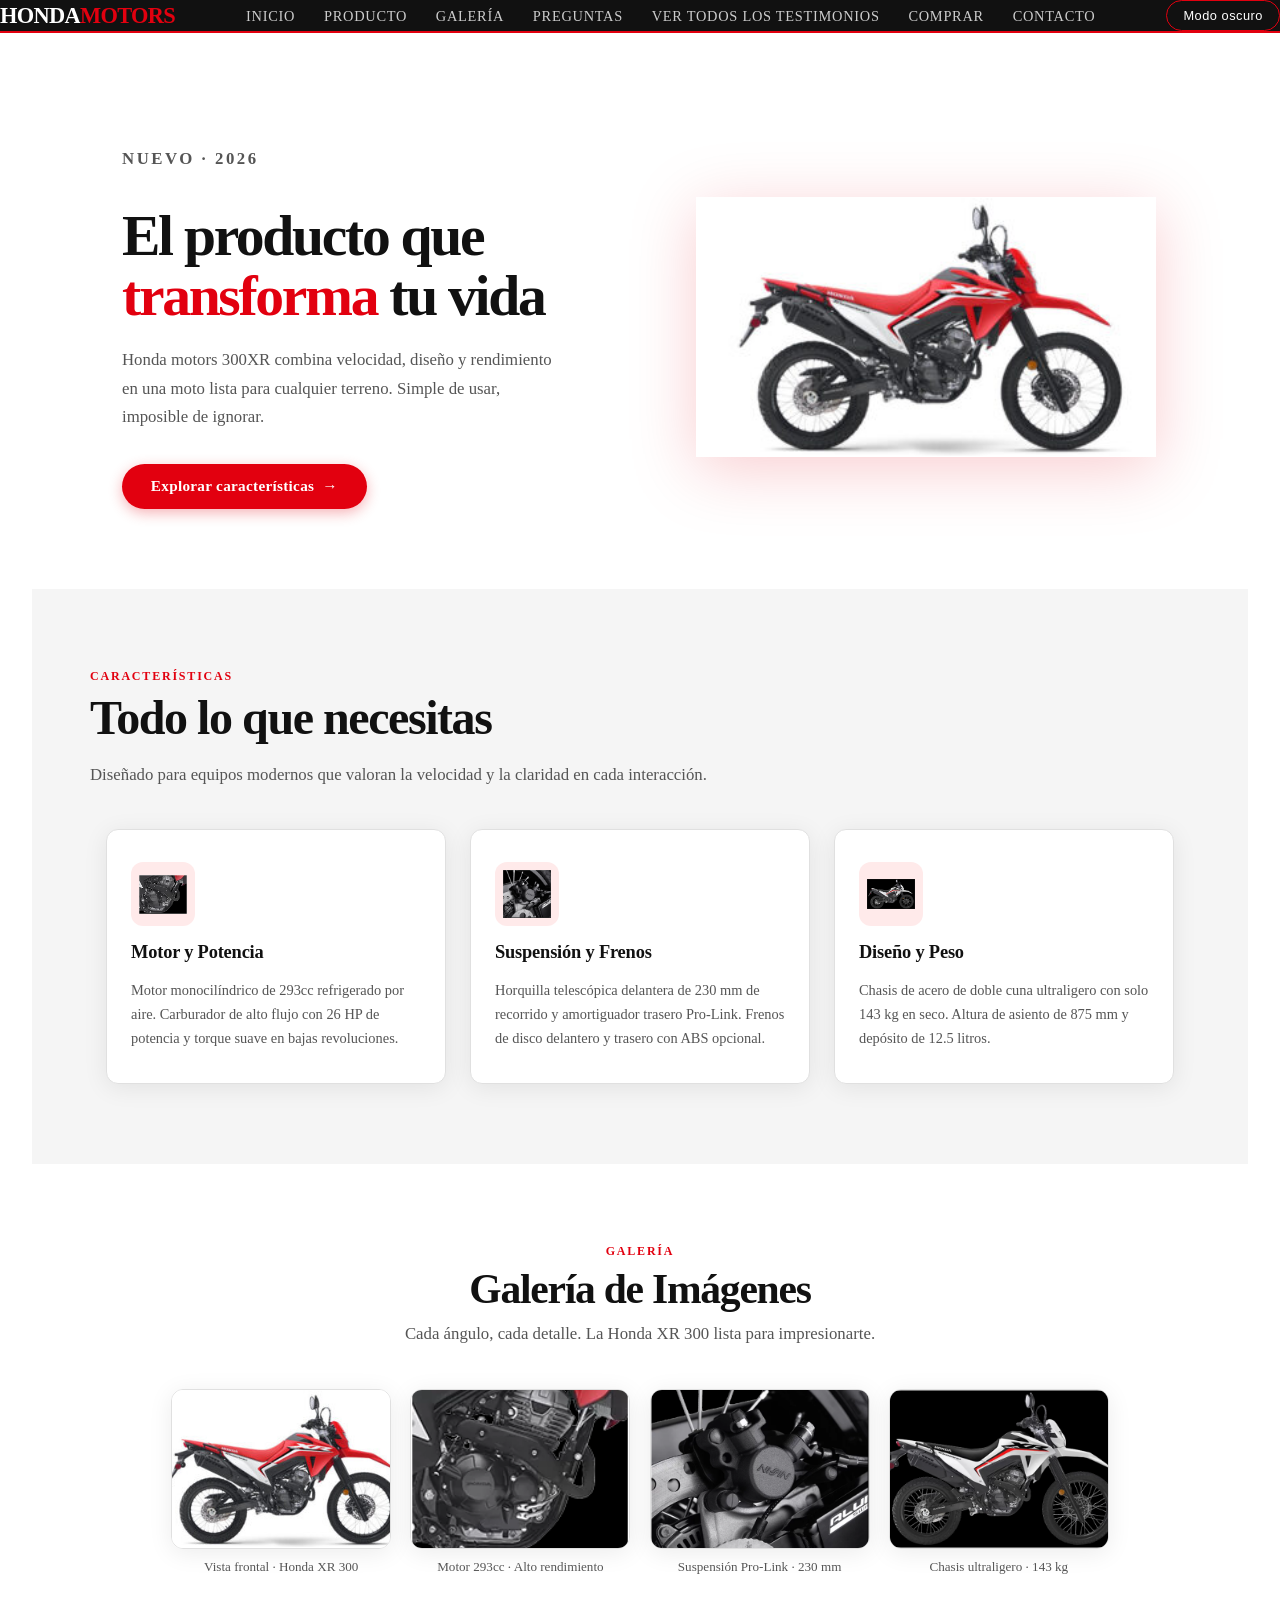
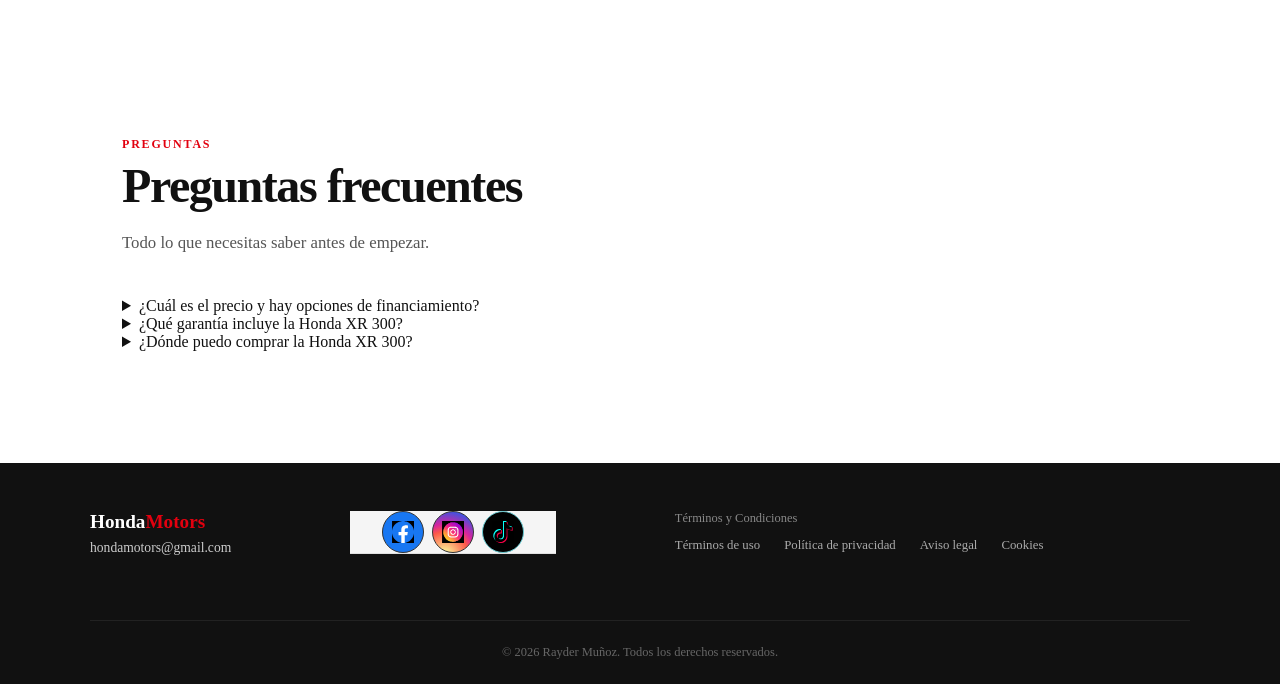
<file: index.html>
<!DOCTYPE html>
<html lang="en">
<head>
    <meta charset="UTF-8">
    <meta name="viewport" content="width=device-width, initial-scale=1.0">
    <title>Honda Motors</title>
    <link rel="icon" type="image/PNG" href="img/moto.PNG">
    <link rel="stylesheet" href="css/styles.css">
    </head>
<body class="page-index">

  <!-- ══════════════ NAVEGACIÓN ══════════════ -->
  <header>
    <nav aria-label="Navegación principal">
      <a href="#" class="nav-logo" aria-label="Honda Motors - Ir al inicio">Honda<span>Motors</span></a>
      <ul class="nav-links" role="list">
        <li><a href="#hero">Inicio</a></li>
        <li><a href="#caracteristicas">Producto</a></li>
        <li><a href="#galeria">Galería</a></li>
        <li><a href="#preguntas frecuentes">Preguntas</a></li>
        <li><a href="testimonios.html">Ver todos los testimonios</a></li>
        <li><a href="compra.html">Comprar</a></li>
        <li><a href="#contacto">Contacto</a></li>
      </ul>
      <button id="theme-toggle" aria-label="Cambiar entre modo claro y oscuro">
        <span aria-hidden="true"></span> Modo oscuro
      </button>
    </nav>
  </header>


  <main id="main-content">

    <!-- ══════════════ HERO ══════════════ -->
    <section id="hero" aria-labelledby="hero-titulo">
      <div class="hero-text">
        <p class="section-label">Nuevo · 2026</p>
        <h1 id="hero-titulo">El producto que <em>transforma</em> tu vida</h1>
        <p>Honda motors 300XR combina velocidad, diseño y rendimiento en una moto lista para cualquier terreno. Simple de usar, imposible de ignorar.</p>
        <a href="#caracteristicas" class="btn-primary" aria-label="Ver características del producto">
          Explorar características <span aria-hidden="true">→</span>
        </a>
      </div>
      <div class="hero-visual" role="img" aria-label="Ilustración decorativa del producto Honda Motors">
        <img class="imagen1" src="img/moto.PNG" width="460" height="350" alt="Honda Motors 300XR motocicleta principal">
      </div>
    </section>

    <!-- ══════════════ CARACTERÍSTICAS ══════════════ -->
    <section id="caracteristicas" aria-labelledby="features-titulo">
      <p class="section-label">Características</p>
      <h2 class="section-title" id="features-titulo">Todo lo que necesitas</h2>
      <p class="section-desc">Diseñado para equipos modernos que valoran la velocidad y la claridad en cada interacción.</p>
      <ul class="features-grid" role="list">
        <li class="feature-card fade-in">
          <div class="feature-icon" aria-hidden="true"><img src="img/moto2.PNG" alt="ícono del motor"></div>
          <h3>Motor y Potencia</h3>
          <p>Motor monocilíndrico de 293cc refrigerado por aire. Carburador de alto flujo con 26 HP de potencia y torque suave en bajas revoluciones.</p>
        </li>
        <li class="feature-card fade-in">
          <div class="feature-icon" aria-hidden="true"><img src="img/suspencion.PNG" alt="ícono de suspensión"></div>
          <h3>Suspensión y Frenos</h3>
          <p>Horquilla telescópica delantera de 230 mm de recorrido y amortiguador trasero Pro-Link. Frenos de disco delantero y trasero con ABS opcional.</p>
        </li>
        <li class="feature-card fade-in">
          <div class="feature-icon" aria-hidden="true"><img src="img/diseño.PNG" alt="ícono del diseño"></div>
          <h3>Diseño y Peso</h3>
          <p>Chasis de acero de doble cuna ultraligero con solo 143 kg en seco. Altura de asiento de 875 mm y depósito de 12.5 litros.</p>
        </li>
      </ul>
    </section>

    <!-- ══════════════ GALERÍA ══════════════ -->
    <section id="galeria" aria-labelledby="galeria-titulo">
      <p class="section-label">Galería</p>
      <h2 class="section-title" id="galeria-titulo">Galería de Imágenes</h2>
      <p class="section-desc">Cada ángulo, cada detalle. La Honda XR 300 lista para impresionarte.</p>
      <div class="galeria" role="list">
        <figure class="galeria-item fade-in" role="listitem">
          <img src="img/moto.PNG" alt="Honda XR 300 vista frontal">
          <figcaption>Vista frontal · Honda XR 300</figcaption>
        </figure>
        <figure class="galeria-item fade-in" role="listitem">
          <img src="img/moto2.PNG" alt="Motor Honda XR 300 detalle">
          <figcaption>Motor 293cc · Alto rendimiento</figcaption>
        </figure>
        <figure class="galeria-item fade-in" role="listitem">
          <img src="img/suspencion.PNG" alt="Sistema de suspensión Pro-Link">
          <figcaption>Suspensión Pro-Link · 230 mm</figcaption>
        </figure>
        <figure class="galeria-item fade-in" role="listitem">
          <img src="img/diseño.PNG" alt="Diseño y chasis de la Honda XR 300">
          <figcaption>Chasis ultraligero · 143 kg</figcaption>
        </figure>
      </div>
    </section>

    <!-- ══════════════ FAQ ══════════════ -->
    <section id="preguntas frecuentes" aria-labelledby="faq-titulo">
      <p class="section-label">Preguntas</p>
      <h2 class="section-title" id="faq-titulo">Preguntas frecuentes</h2>
      <p class="section-desc">Todo lo que necesitas saber antes de empezar.</p>
      <div class="faq-list">
        <details>
          <summary>¿Cuál es el precio y hay opciones de financiamiento?</summary>
          <p>El precio de la Honda XR 300 varía según el concesionario y el país, pero generalmente se encuentra entre <strong>$4,500 y $5,800 USD</strong>. Honda ofrece planes de financiamiento a través de sus concesionarios oficiales con cuotas mensuales accesibles, con y sin entrada inicial.</p>
        </details>
        <details>
          <summary>¿Qué garantía incluye la Honda XR 300?</summary>
          <p>La Honda XR 300 viene con una garantía oficial de fábrica de <strong>12 meses o 12,000 km</strong> (lo que ocurra primero), cubriendo defectos de fabricación en motor, transmisión y componentes eléctricos.</p>
        </details>
        <details>
          <summary>¿Dónde puedo comprar la Honda XR 300?</summary>
          <p>Puedes adquirirla en cualquier <strong>concesionario oficial Honda</strong>. Visita <a href="https://www.honda.com" target="_blank" rel="noopener noreferrer">honda.com</a> y usa el localizador de distribuidores para encontrar el punto de venta más cercano.</p>
        </details>
      </div>
    </section>

  </main>

  <!-- ══════════════ footer ══════════════ -->
  <footer id="contacto">
    <div class="footer-inner">
      <div class="footer-brand">
        <strong>Honda<span style="color:var(--accent)">Motors</span></strong>
        <p>hondamotors@gmail.com</p>
      </div>

      <nav aria-label="Redes sociales">
        <ul class="social-links" role="list">
          <li>
            <a href="https://www.facebook.com/HondaMotosPeru/" target="_blank" rel="noopener noreferrer"
               aria-label="Visitar Honda Motors en Facebook (abre en nueva pestaña)">
              <img src="img/facebook.svg" alt="Facebook">
            </a>
          </li>
          <li>
            <a href="https://www.instagram.com/hondamotosperuoficial/" target="_blank" rel="noopener noreferrer"
               aria-label="Visitar Honda Motors en Instagram (abre en nueva pestaña)">
              <img src="img/instagram.svg" width="35" height="35" alt="Instagram">
            </a>
          </li>
          <li>
            <a href="https://www.tiktok.com/@honda?lang=es" target="_blank" rel="noopener noreferrer"
               aria-label="Visitar Honda Motors en TikTok (abre en nueva pestaña)">
              <img src="img/tik-tok.svg" width="35" height="35" alt="TikTok">
            </a>
          </li>
        </ul>
      </nav>

      <!-- terminos y condiciones -->
      <div class="footer-legal" aria-label="Términos y condiciones">
        <p>Términos y Condiciones</p>
        <a href="#">Términos de uso</a>
        <a href="#">Política de privacidad</a>
        <a href="#">Aviso legal</a>
        <a href="#">Cookies</a>
      </div>

      <p class="footer-copy">© 2026 Rayder Muñoz. Todos los derechos reservados.</p>
    </div>
  </footer>

  <!-- ══════════════ Modo oscuro ══════════════ -->
  <script>
    const toggle = document.getElementById('theme-toggle');
    const html   = document.documentElement;

    const saved = localStorage.getItem('theme');
    if (saved) applyTheme(saved);

    toggle.addEventListener('click', () => {
      const current = html.getAttribute('data-theme');
      applyTheme(current === 'dark' ? 'light' : 'dark');
    });

    function applyTheme(theme) {
      html.setAttribute('data-theme', theme);
      localStorage.setItem('theme', theme);
      toggle.innerHTML = theme === 'dark'
        ? '<span aria-hidden="true"></span> Modo claro'
        : '<span aria-hidden="true"></span> Modo oscuro';
    }
  </script>

</body>
</html>
</file>
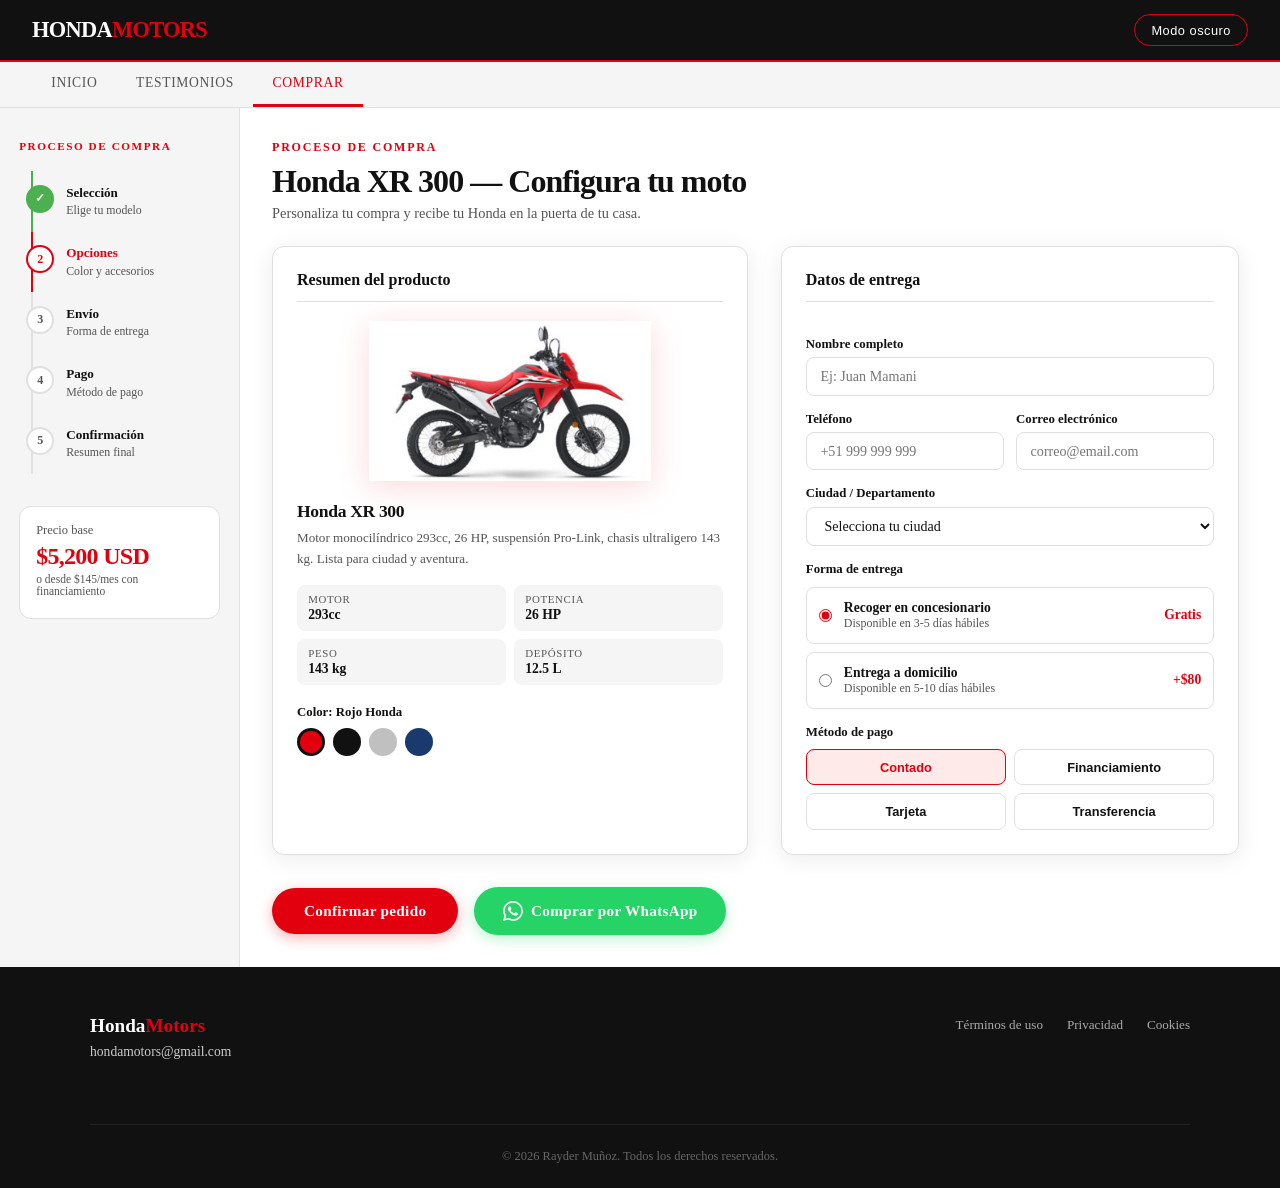
<file: compra.html>
<!DOCTYPE html>
<html lang="es">
<head>
  <meta charset="UTF-8">
  <meta name="viewport" content="width=device-width, initial-scale=1.0">
  <title>Compra — Honda Motors</title>
  <link rel="icon" type="image/PNG" href="img/moto.PNG">
  <link rel="stylesheet" href="css/styles.css">
</head>
<body class="page-sidebar">

  <header>
    <div class="header-inner">
      <a href="index.html" class="nav-logo" aria-label="Honda Motors - Ir al inicio">Honda<span>Motors</span></a>
      <button id="theme-toggle" aria-label="Cambiar entre modo claro y oscuro">
        <span aria-hidden="true"></span> Modo oscuro
      </button>
    </div>
  </header>

  <nav aria-label="Navegación principal">
    <ul class="nav-links" role="list">
      <li><a href="index.html">Inicio</a></li>
      <li><a href="testimonios.html">Testimonios</a></li>
      <li><a href="compra.html" class="active" aria-current="page">Comprar</a></li>
    </ul>
  </nav>

  <!-- ══════════════ Pasos para compra ══════════════ -->
  <aside aria-label="Pasos del proceso de compra">
    <p class="sidebar-title">Proceso de compra</p>

    <ol class="steps-list" aria-label="Pasos de compra">
      <li class="step-item done" aria-label="Paso 1 completado: Selección">
        <div class="step-num" aria-hidden="true">✓</div>
        <div class="step-info">
          <span class="step-label">Selección</span>
          <span class="step-desc">Elige tu modelo</span>
        </div>
      </li>
      <li class="step-item active" aria-label="Paso 2 actual: Opciones">
        <div class="step-num" aria-hidden="true">2</div>
        <div class="step-info">
          <span class="step-label">Opciones</span>
          <span class="step-desc">Color y accesorios</span>
        </div>
      </li>
      <li class="step-item" aria-label="Paso 3 pendiente: Envío">
        <div class="step-num" aria-hidden="true">3</div>
        <div class="step-info">
          <span class="step-label">Envío</span>
          <span class="step-desc">Forma de entrega</span>
        </div>
      </li>
      <li class="step-item" aria-label="Paso 4 pendiente: Pago">
        <div class="step-num" aria-hidden="true">4</div>
        <div class="step-info">
          <span class="step-label">Pago</span>
          <span class="step-desc">Método de pago</span>
        </div>
      </li>
      <li class="step-item" aria-label="Paso 5 pendiente: Confirmación">
        <div class="step-num" aria-hidden="true">5</div>
        <div class="step-info">
          <span class="step-label">Confirmación</span>
          <span class="step-desc">Resumen final</span>
        </div>
      </li>
    </ol>

    <div class="sidebar-price" aria-label="Resumen de precio">
      <p>Precio base</p>
      <div class="price-val" id="precio-display">$5,200 USD</div>
      <p class="price-sub">o desde $145/mes con financiamiento</p>
    </div>
  </aside>

  <!-- ══════════════ main ══════════════ -->
  <main id="main-content">
    <p class="section-label">Proceso de compra</p>
    <h1 style="font-size:clamp(1.6rem,3vw,2rem);font-weight:800;letter-spacing:-0.03em;margin-bottom:0.3rem;">
      Honda XR 300 — Configura tu moto
    </h1>
    <p style="color:var(--text-muted);font-size:0.9rem;margin-bottom:0;">
      Personaliza tu compra y recibe tu Honda en la puerta de tu casa.
    </p>

    <div class="compra-grid">

      <!-- Resumen del producto -->
      <section class="producto-card" aria-labelledby="producto-titulo">
        <h2 id="producto-titulo">Resumen del producto</h2>

        <img class="producto-img" src="img/moto.PNG" alt="Honda XR 300 motocicleta">

        <p class="producto-nombre">Honda XR 300</p>
        <p class="producto-desc">Motor monocilíndrico 293cc, 26 HP, suspensión Pro-Link, chasis ultraligero 143 kg. Lista para ciudad y aventura.</p>

        <dl class="producto-specs">
          <div class="spec-item">
            <dt>Motor</dt>
            <dd>293cc</dd>
          </div>
          <div class="spec-item">
            <dt>Potencia</dt>
            <dd>26 HP</dd>
          </div>
          <div class="spec-item">
            <dt>Peso</dt>
            <dd>143 kg</dd>
          </div>
          <div class="spec-item">
            <dt>Depósito</dt>
            <dd>12.5 L</dd>
          </div>
        </dl>

        <!-- Selector de color -->
        <div class="color-selector">
          <label id="color-label">Color: <strong id="color-nombre">Rojo Honda</strong></label>
          <div class="color-options" role="group" aria-labelledby="color-label">
            <button class="color-btn selected" style="background:#e2000f;" data-color="Rojo Honda"  aria-label="Rojo Honda"  title="Rojo Honda"></button>
            <button class="color-btn"          style="background:#111111;" data-color="Negro Mate"  aria-label="Negro Mate"  title="Negro Mate"></button>
            <button class="color-btn"          style="background:#c0c0c0;" data-color="Gris Plata"  aria-label="Gris Plata"  title="Gris Plata"></button>
            <button class="color-btn"          style="background:#1a3a6e;" data-color="Azul Marino" aria-label="Azul Marino" title="Azul Marino"></button>
          </div>
        </div>
      </section>

      <!-- Formulario de compra -->
      <section class="form-card" aria-labelledby="form-titulo">
        <h2 id="form-titulo">Datos de entrega</h2>

        <div class="form-group">
          <label for="nombre">Nombre completo</label>
          <input type="text" id="nombre" name="nombre" placeholder="Ej: Juan Mamani" autocomplete="name" required>
        </div>

        <div class="form-row">
          <div class="form-group">
            <label for="telefono">Teléfono</label>
            <input type="tel" id="telefono" name="telefono" placeholder="+51 999 999 999" autocomplete="tel">
          </div>
          <div class="form-group">
            <label for="email">Correo electrónico</label>
            <input type="email" id="email" name="email" placeholder="correo@email.com" autocomplete="email">
          </div>
        </div>

        <div class="form-group">
          <label for="ciudad">Ciudad / Departamento</label>
          <select id="ciudad" name="ciudad">
            <option value="">Selecciona tu ciudad</option>
            <option value="Lima">Lima</option>
            <option value="Cusco">Cusco</option>
            <option value="Arequipa">Arequipa</option>
            <option value="Trujillo">Trujillo</option>
            <option value="Puno">Puno</option>
            <option value="Huancayo">Huancayo</option>
            <option value="Otra">Otra ciudad</option>
          </select>
        </div>

        <!-- Opciones de envío -->
        <fieldset style="border:none;">
          <legend style="font-size:0.8rem;font-weight:700;margin-bottom:0.6rem;">Forma de entrega</legend>
          <div class="envio-options" id="envio-options" role="radiogroup" aria-label="Opciones de envío">
            <label class="envio-option">
              <input type="radio" name="envio" value="concesionario" checked aria-label="Recoger en concesionario">
              <div class="envio-option-info">
                <span class="envio-option-label">Recoger en concesionario</span>
                <span class="envio-option-desc">Disponible en 3-5 días hábiles</span>
              </div>
              <span class="envio-option-price">Gratis</span>
            </label>
            <label class="envio-option">
              <input type="radio" name="envio" value="domicilio" aria-label="Entrega a domicilio">
              <div class="envio-option-info">
                <span class="envio-option-label">Entrega a domicilio</span>
                <span class="envio-option-desc">Disponible en 5-10 días hábiles</span>
              </div>
              <span class="envio-option-price">+$80</span>
            </label>
          </div>
        </fieldset>

        <!-- Método de pago -->
        <fieldset style="border:none;">
          <legend style="font-size:0.8rem;font-weight:700;margin-bottom:0.6rem;">Método de pago</legend>
          <div class="pago-options" id="pago-options" role="group" aria-label="Métodos de pago">
            <button type="button" class="pago-btn selected" data-pago="Contado"           aria-pressed="true">Contado</button>
            <button type="button" class="pago-btn"          data-pago="Financiamiento"     aria-pressed="false">Financiamiento</button>
            <button type="button" class="pago-btn"          data-pago="Tarjeta de crédito" aria-pressed="false">Tarjeta</button>
            <button type="button" class="pago-btn"          data-pago="Transferencia"      aria-pressed="false">Transferencia</button>
          </div>
        </fieldset>
      </section>

      <!-- Botones de accion -->
      <div class="acciones">
        <button type="button" class="btn-comprar"
          onclick="alert('¡Solicitud enviada! Nos contactaremos contigo pronto.')">
          Confirmar pedido 
        </button>

        <!-- Botón WhatsApp con mensaje dinámico -->
        <a id="btn-whatsapp" href="#" target="_blank" rel="noopener noreferrer"
           class="btn-whatsapp" aria-label="Comprar por WhatsApp">
          <svg viewBox="0 0 24 24" aria-hidden="true">
            <path d="M17.472 14.382c-.297-.149-1.758-.867-2.03-.967-.273-.099-.471-.148-.67.15-.197.297-.767.966-.94 1.164-.173.199-.347.223-.644.075-.297-.15-1.255-.463-2.39-1.475-.883-.788-1.48-1.761-1.653-2.059-.173-.297-.018-.458.13-.606.134-.133.298-.347.446-.52.149-.174.198-.298.298-.497.099-.198.05-.371-.025-.52-.075-.149-.669-1.612-.916-2.207-.242-.579-.487-.5-.669-.51-.173-.008-.371-.01-.57-.01-.198 0-.52.074-.792.372-.272.297-1.04 1.016-1.04 2.479 0 1.462 1.065 2.875 1.213 3.074.149.198 2.096 3.2 5.077 4.487.709.306 1.262.489 1.694.625.712.227 1.36.195 1.871.118.571-.085 1.758-.719 2.006-1.413.248-.694.248-1.289.173-1.413-.074-.124-.272-.198-.57-.347m-5.421 7.403h-.004a9.87 9.87 0 01-5.031-1.378l-.361-.214-3.741.982.998-3.648-.235-.374a9.86 9.86 0 01-1.51-5.26c.001-5.45 4.436-9.884 9.888-9.884 2.64 0 5.122 1.03 6.988 2.898a9.825 9.825 0 012.893 6.994c-.003 5.45-4.437 9.884-9.885 9.884m8.413-18.297A11.815 11.815 0 0012.05 0C5.495 0 .16 5.335.157 11.892c0 2.096.547 4.142 1.588 5.945L.057 24l6.305-1.654a11.882 11.882 0 005.683 1.448h.005c6.554 0 11.89-5.335 11.893-11.893a11.821 11.821 0 00-3.48-8.413z"/>
          </svg>
          Comprar por WhatsApp
        </a>

      </div>

    </div>
  </main>

  <!-- ══════════════ Footer ══════════════ -->
  <footer id="contacto">
    <div class="footer-inner">
      <div class="footer-brand">
        <strong>Honda<span style="color:var(--accent)">Motors</span></strong>
        <p>hondamotors@gmail.com</p>
      </div>
      <ul class="footer-links" role="list" aria-label="Enlaces legales">
        <li><a href="#">Términos de uso</a></li>
        <li><a href="#">Privacidad</a></li>
        <li><a href="#">Cookies</a></li>
      </ul>
      <p class="footer-copy">© 2026 Rayder Muñoz. Todos los derechos reservados.</p>
    </div>
  </footer>

  <!-- ══════════════ scripts ══════════════ -->
  <script>
    /* ── Modo oscuro ── */
    const toggle = document.getElementById('theme-toggle');
    const html   = document.documentElement;
    const saved  = localStorage.getItem('theme');
    if (saved) applyTheme(saved);

    toggle.addEventListener('click', () => {
      applyTheme(html.getAttribute('data-theme') === 'dark' ? 'light' : 'dark');
    });

    function applyTheme(theme) {
      html.setAttribute('data-theme', theme);
      localStorage.setItem('theme', theme);
      toggle.innerHTML = theme === 'dark'
        ? '<span aria-hidden="true"></span> Modo claro'
        : '<span aria-hidden="true"></span> Modo oscuro';
    }

    /* ── Estado de la compra ── */
    let selectedColor = 'Rojo Honda';
    let selectedEnvio = 'Recogida en concesionario';
    let selectedPago  = 'Contado';

    /* ── Selector de color ── */
    document.querySelectorAll('.color-btn').forEach(btn => {
      btn.addEventListener('click', () => {
        document.querySelectorAll('.color-btn').forEach(b => b.classList.remove('selected'));
        btn.classList.add('selected');
        selectedColor = btn.dataset.color;
        document.getElementById('color-nombre').textContent = selectedColor;
        updateWhatsApp();
      });
    });

    /* ── Selector de envío ── */
    document.querySelectorAll('input[name="envio"]').forEach(radio => {
      radio.addEventListener('change', () => {
        selectedEnvio = radio.value === 'domicilio'
          ? 'Entrega a domicilio (+$80)'
          : 'Recogida en concesionario';
        updateWhatsApp();
      });
    });

    /* ── Selector de pago ── */
    document.querySelectorAll('.pago-btn').forEach(btn => {
      btn.addEventListener('click', () => {
        document.querySelectorAll('.pago-btn').forEach(b => {
          b.classList.remove('selected');
          b.setAttribute('aria-pressed', 'false');
        });
        btn.classList.add('selected');
        btn.setAttribute('aria-pressed', 'true');
        selectedPago = btn.dataset.pago;
        updateWhatsApp();
      });
    });

    /* ── Actualizar enlace WhatsApp con mensaje dinámico ── */
    function updateWhatsApp() {
      const nombre  = document.getElementById('nombre').value.trim() || 'cliente';
      const ciudad  = document.getElementById('ciudad').value || 'sin especificar';
      const mensaje = `Hola, soy ${nombre} de ${ciudad}. Me interesa la Honda XR 300 en color ${selectedColor}. Envío: ${selectedEnvio}. Pago: ${selectedPago}.`;
      document.getElementById('btn-whatsapp').href =
        `https://wa.me/51999999999?text=${encodeURIComponent(mensaje)}`;
    }

    /* ── Escuchar cambios en nombre y ciudad ── */
    ['nombre', 'ciudad'].forEach(id => {
      document.getElementById(id).addEventListener('input', updateWhatsApp);
    });

    /* ── Inicializar enlace WhatsApp ── */
    updateWhatsApp();
  </script>

</body>
</html>
</file>
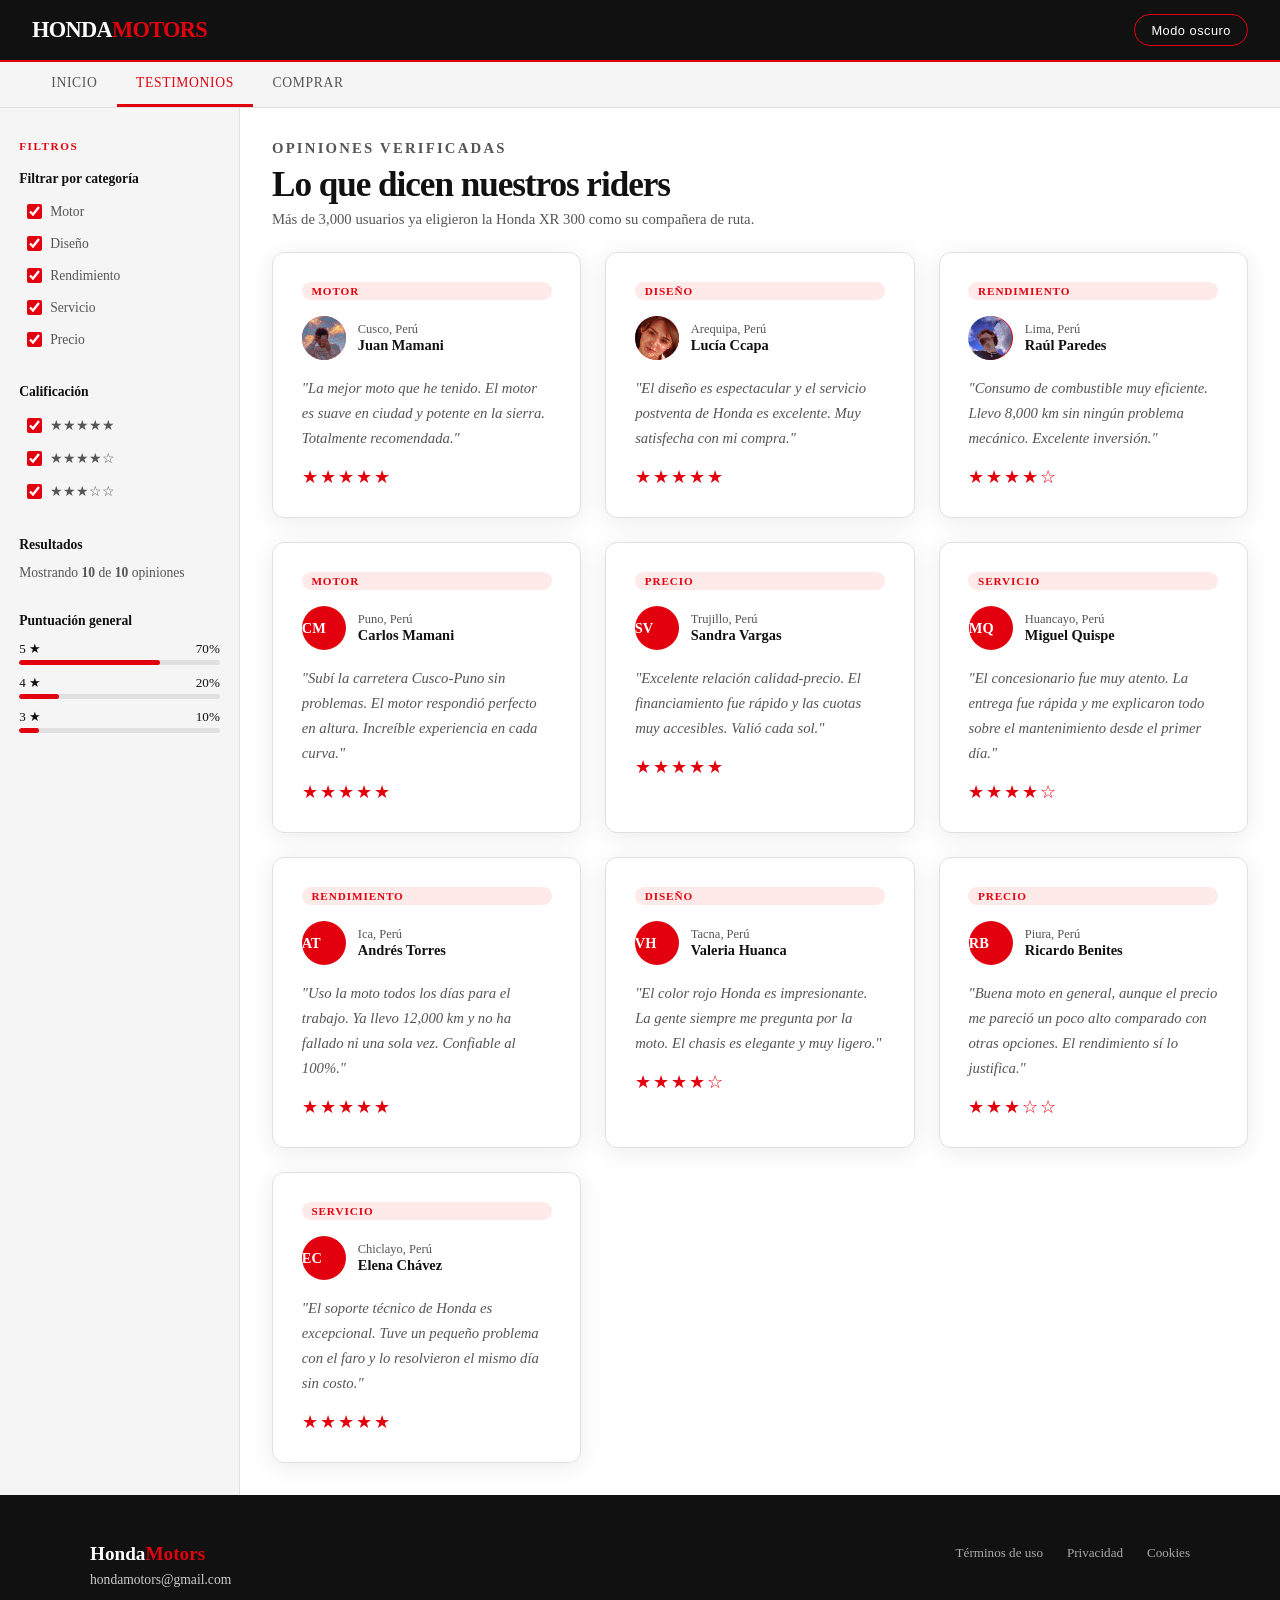
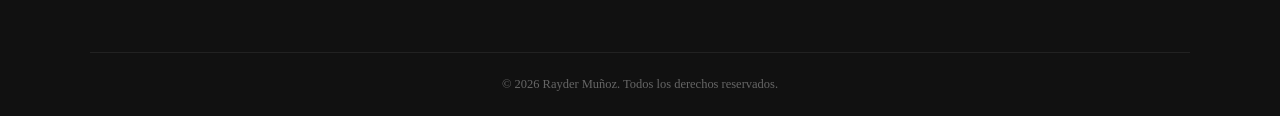
<file: testimonios.html>
<!DOCTYPE html>
<html lang="es">
<head>
  <meta charset="UTF-8">
  <meta name="viewport" content="width=device-width, initial-scale=1.0">
  <title>Testimonios — Honda Motors</title>
  <link rel="icon" type="image/PNG" href="img/moto.PNG">
  <link rel="stylesheet" href="css/styles.css">
</head>
<body class="page-sidebar">

  <header>
    <div class="header-inner">
      <a href="index.html" class="nav-logo" aria-label="Honda Motors - Ir al inicio">Honda<span>Motors</span></a>
      <button id="theme-toggle" aria-label="Cambiar entre modo claro y oscuro">
        <span aria-hidden="true"></span> Modo oscuro
      </button>
    </div>
  </header>

  <nav aria-label="Navegación principal">
    <ul class="nav-links" role="list">
      <li><a href="index.html">Inicio</a></li>
      <li><a href="testimonios.html" class="active" aria-current="page">Testimonios</a></li>
      <li><a href="compra.html">Comprar</a></li>
    </ul>
  </nav>

  <aside aria-label="Filtros de testimonios">
    <p class="sidebar-title">Filtros</p>

    <!-- Filtrar por categoría -->
    <div class="sidebar-section">
      <h3>Filtrar por categoría</h3>
      <ul class="filter-list" role="list" aria-label="Filtros por categoría">
        <li><label><input type="checkbox" class="filtro-categoria" value="Motor"       checked aria-label="Filtrar por Motor">       Motor</label></li>
        <li><label><input type="checkbox" class="filtro-categoria" value="Diseño"      checked aria-label="Filtrar por Diseño">      Diseño</label></li>
        <li><label><input type="checkbox" class="filtro-categoria" value="Rendimiento" checked aria-label="Filtrar por Rendimiento"> Rendimiento</label></li>
        <li><label><input type="checkbox" class="filtro-categoria" value="Servicio"    checked aria-label="Filtrar por Servicio">    Servicio</label></li>
        <li><label><input type="checkbox" class="filtro-categoria" value="Precio"      checked aria-label="Filtrar por Precio">      Precio</label></li>
      </ul>
    </div>

    <!-- Filtrar por Calificación -->
    <div class="sidebar-section">
      <h3>Calificación</h3>
      <ul class="filter-list" role="list" aria-label="Filtros por calificación">
        <li><label><input type="checkbox" class="filtro-estrellas" value="5" checked aria-label="5 estrellas"> ★★★★★</label></li>
        <li><label><input type="checkbox" class="filtro-estrellas" value="4" checked aria-label="4 estrellas"> ★★★★☆</label></li>
        <li><label><input type="checkbox" class="filtro-estrellas" value="3" checked aria-label="3 estrellas"> ★★★☆☆</label></li>
      </ul>
    </div>

    <!-- Contador de resultados -->
    <div class="sidebar-section">
      <h3>Resultados</h3>
      <p id="contador-resultados" style="font-size:0.85rem;color:var(--text-muted);">
        Mostrando <strong id="num-visibles">10</strong> de <strong>10</strong> opiniones
      </p>
    </div>

    <!-- Distribucion de puntuacion -->
    <div class="sidebar-section">
      <h3>Puntuación general</h3>
      <div class="sidebar-stat" aria-label="Distribución de calificaciones">
        <div>
          <div class="stat-row"><span>5 ★</span><span>70%</span></div>
          <div class="stat-bar-wrap"><div class="stat-bar" style="width:70%" role="presentation"></div></div>
        </div>
        <div>
          <div class="stat-row"><span>4 ★</span><span>20%</span></div>
          <div class="stat-bar-wrap"><div class="stat-bar" style="width:20%" role="presentation"></div></div>
        </div>
        <div>
          <div class="stat-row"><span>3 ★</span><span>10%</span></div>
          <div class="stat-bar-wrap"><div class="stat-bar" style="width:10%" role="presentation"></div></div>
        </div>
      </div>
    </div>
  </aside>

  <!-- ══════════════ Main ══════════════ -->
  <main id="main-content">
    <div class="main-header">
      <p class="section-label">Opiniones verificadas</p>
      <h1>Lo que dicen nuestros riders</h1>
      <p>Más de 3,000 usuarios ya eligieron la Honda XR 300 como su compañera de ruta.</p>
    </div>

    <!-- Mensaje cuando no hay resultados -->
    <div id="sin-resultados" style="display:none; padding:2rem; text-align:center; color:var(--text-muted); font-size:0.95rem;">
      Seleccione un filtro.
    </div>

    <div class="testimonios-grid is-grid" id="grid-testimonios" role="list">

      <!-- 1 -->
      <article class="testimonio-card fade-in"
               data-categoria="Motor" data-estrellas="5" role="listitem">
        <span class="testimonio-badge">Motor</span>
        <div class="testimonio-stars" aria-label="5 de 5 estrellas">★★★★★</div>
        <p class="testimonio-texto">"La mejor moto que he tenido. El motor es suave en ciudad y potente en la sierra. Totalmente recomendada."</p>
        <div class="testimonio-autor">
          <div class="testimonio-avatar" aria-hidden="true">
            <img src="img/comen1.svg" alt="foto de Juan Mamani">
          </div>
          <div>
            <p class="testimonio-nombre">Juan Mamani</p>
            <p class="testimonio-lugar">Cusco, Perú</p>
          </div>
        </div>
      </article>

      <!-- 2 -->
      <article class="testimonio-card fade-in"
               data-categoria="Diseño" data-estrellas="5" role="listitem">
        <span class="testimonio-badge">Diseño</span>
        <div class="testimonio-stars" aria-label="5 de 5 estrellas">★★★★★</div>
        <p class="testimonio-texto">"El diseño es espectacular y el servicio postventa de Honda es excelente. Muy satisfecha con mi compra."</p>
        <div class="testimonio-autor">
          <div class="testimonio-avatar" aria-hidden="true">
            <img src="img/comen2.svg" alt="foto de Lucía Ccapa">
          </div>
          <div>
            <p class="testimonio-nombre">Lucía Ccapa</p>
            <p class="testimonio-lugar">Arequipa, Perú</p>
          </div>
        </div>
      </article>

      <!-- 3 -->
      <article class="testimonio-card fade-in"
               data-categoria="Rendimiento" data-estrellas="4" role="listitem">
        <span class="testimonio-badge">Rendimiento</span>
        <div class="testimonio-stars" aria-label="4 de 5 estrellas">★★★★☆</div>
        <p class="testimonio-texto">"Consumo de combustible muy eficiente. Llevo 8,000 km sin ningún problema mecánico. Excelente inversión."</p>
        <div class="testimonio-autor">
          <div class="testimonio-avatar" aria-hidden="true">
            <img src="img/comen1 (2).svg" alt="foto de Raúl Paredes">
          </div>
          <div>
            <p class="testimonio-nombre">Raúl Paredes</p>
            <p class="testimonio-lugar">Lima, Perú</p>
          </div>
        </div>
      </article>

      <!-- 4 -->
      <article class="testimonio-card fade-in"
               data-categoria="Motor" data-estrellas="5" role="listitem">
        <span class="testimonio-badge">Motor</span>
        <div class="testimonio-stars" aria-label="5 de 5 estrellas">★★★★★</div>
        <p class="testimonio-texto">"Subí la carretera Cusco-Puno sin problemas. El motor respondió perfecto en altura. Increíble experiencia en cada curva."</p>
        <div class="testimonio-autor">
          <div class="testimonio-avatar" aria-hidden="true">CM</div>
          <div>
            <p class="testimonio-nombre">Carlos Mamani</p>
            <p class="testimonio-lugar">Puno, Perú</p>
          </div>
        </div>
      </article>

      <!-- 5 -->
      <article class="testimonio-card fade-in"
               data-categoria="Precio" data-estrellas="5" role="listitem">
        <span class="testimonio-badge">Precio</span>
        <div class="testimonio-stars" aria-label="5 de 5 estrellas">★★★★★</div>
        <p class="testimonio-texto">"Excelente relación calidad-precio. El financiamiento fue rápido y las cuotas muy accesibles. Valió cada sol."</p>
        <div class="testimonio-autor">
          <div class="testimonio-avatar" aria-hidden="true">SV</div>
          <div>
            <p class="testimonio-nombre">Sandra Vargas</p>
            <p class="testimonio-lugar">Trujillo, Perú</p>
          </div>
        </div>
      </article>

      <!-- 6 -->
      <article class="testimonio-card fade-in"
               data-categoria="Servicio" data-estrellas="4" role="listitem">
        <span class="testimonio-badge">Servicio</span>
        <div class="testimonio-stars" aria-label="4 de 5 estrellas">★★★★☆</div>
        <p class="testimonio-texto">"El concesionario fue muy atento. La entrega fue rápida y me explicaron todo sobre el mantenimiento desde el primer día."</p>
        <div class="testimonio-autor">
          <div class="testimonio-avatar" aria-hidden="true">MQ</div>
          <div>
            <p class="testimonio-nombre">Miguel Quispe</p>
            <p class="testimonio-lugar">Huancayo, Perú</p>
          </div>
        </div>
      </article>

      <!-- 7 -->
      <article class="testimonio-card fade-in"
               data-categoria="Rendimiento" data-estrellas="5" role="listitem">
        <span class="testimonio-badge">Rendimiento</span>
        <div class="testimonio-stars" aria-label="5 de 5 estrellas">★★★★★</div>
        <p class="testimonio-texto">"Uso la moto todos los días para el trabajo. Ya llevo 12,000 km y no ha fallado ni una sola vez. Confiable al 100%."</p>
        <div class="testimonio-autor">
          <div class="testimonio-avatar" aria-hidden="true">AT</div>
          <div>
            <p class="testimonio-nombre">Andrés Torres</p>
            <p class="testimonio-lugar">Ica, Perú</p>
          </div>
        </div>
      </article>

      <!-- 8 -->
      <article class="testimonio-card fade-in"
               data-categoria="Diseño" data-estrellas="4" role="listitem">
        <span class="testimonio-badge">Diseño</span>
        <div class="testimonio-stars" aria-label="4 de 5 estrellas">★★★★☆</div>
        <p class="testimonio-texto">"El color rojo Honda es impresionante. La gente siempre me pregunta por la moto. El chasis es elegante y muy ligero."</p>
        <div class="testimonio-autor">
          <div class="testimonio-avatar" aria-hidden="true">VH</div>
          <div>
            <p class="testimonio-nombre">Valeria Huanca</p>
            <p class="testimonio-lugar">Tacna, Perú</p>
          </div>
        </div>
      </article>

      <!-- 9 -->
      <article class="testimonio-card fade-in"
               data-categoria="Precio" data-estrellas="3" role="listitem">
        <span class="testimonio-badge">Precio</span>
        <div class="testimonio-stars" aria-label="3 de 5 estrellas">★★★☆☆</div>
        <p class="testimonio-texto">"Buena moto en general, aunque el precio me pareció un poco alto comparado con otras opciones. El rendimiento sí lo justifica."</p>
        <div class="testimonio-autor">
          <div class="testimonio-avatar" aria-hidden="true">RB</div>
          <div>
            <p class="testimonio-nombre">Ricardo Benites</p>
            <p class="testimonio-lugar">Piura, Perú</p>
          </div>
        </div>
      </article>

      <!-- 10 -->
      <article class="testimonio-card fade-in"
               data-categoria="Servicio" data-estrellas="5" role="listitem">
        <span class="testimonio-badge">Servicio</span>
        <div class="testimonio-stars" aria-label="5 de 5 estrellas">★★★★★</div>
        <p class="testimonio-texto">"El soporte técnico de Honda es excepcional. Tuve un pequeño problema con el faro y lo resolvieron el mismo día sin costo."</p>
        <div class="testimonio-autor">
          <div class="testimonio-avatar" aria-hidden="true">EC</div>
          <div>
            <p class="testimonio-nombre">Elena Chávez</p>
            <p class="testimonio-lugar">Chiclayo, Perú</p>
          </div>
        </div>
      </article>

    </div>
  </main>

  <!-- ══════════════ footer ══════════════ -->
  <footer id="contacto">
    <div class="footer-inner">
      <div class="footer-brand">
        <strong>Honda<span style="color:var(--accent)">Motors</span></strong>
        <p>hondamotors@gmail.com</p>
      </div>
      <ul class="footer-links" role="list" aria-label="Enlaces legales">
        <li><a href="#">Términos de uso</a></li>
        <li><a href="#">Privacidad</a></li>
        <li><a href="#">Cookies</a></li>
      </ul>
      <p class="footer-copy">© 2026 Rayder Muñoz. Todos los derechos reservados.</p>
    </div>
  </footer>

  <!-- ══════════════ scripts ══════════════ -->
  <script>
    /* ── Modo oscuro ── */
    const toggle = document.getElementById('theme-toggle');
    const html   = document.documentElement;
    const saved  = localStorage.getItem('theme');
    if (saved) applyTheme(saved);

    toggle.addEventListener('click', () => {
      applyTheme(html.getAttribute('data-theme') === 'dark' ? 'light' : 'dark');
    });

    function applyTheme(theme) {
      html.setAttribute('data-theme', theme);
      localStorage.setItem('theme', theme);
      toggle.innerHTML = theme === 'dark'
        ? '<span aria-hidden="true"></span> Modo claro'
        : '<span aria-hidden="true"></span> Modo oscuro';
    }

    /* ══════════════ FILTROS ══════════════ */
    const cards         = document.querySelectorAll('.testimonio-card');
    const checksCat     = document.querySelectorAll('.filtro-categoria');
    const checksEst     = document.querySelectorAll('.filtro-estrellas');
    const numVisibles   = document.getElementById('num-visibles');
    const sinResultados = document.getElementById('sin-resultados');
    const grid          = document.getElementById('grid-testimonios');

    function aplicarFiltros() {
      // Categorías activas
      const catActivas = Array.from(checksCat)
        .filter(c => c.checked)
        .map(c => c.value);

      // Estrellas activas
      const estActivas = Array.from(checksEst)
        .filter(c => c.checked)
        .map(c => c.value);

      let visibles = 0;

      cards.forEach(card => {
        const cat = card.dataset.categoria;
        const est = card.dataset.estrellas;

        const mostrar = catActivas.includes(cat) && estActivas.includes(est);

        if (mostrar) {
          card.style.display = '';
          visibles++;
        } else {
          card.style.display = 'none';
        }
      });

      // Actualizar contador
      numVisibles.textContent = visibles;

      // Mostrar mensaje si no hay resultados
      sinResultados.style.display = visibles === 0 ? 'block' : 'none';
      grid.style.display          = visibles === 0 ? 'none'  : '';
    }

    // Escuchar cambios en todos los checkboxes
    checksCat.forEach(c => c.addEventListener('change', aplicarFiltros));
    checksEst.forEach(c => c.addEventListener('change', aplicarFiltros));

    // Aplicar al cargar la página
    aplicarFiltros();
  </script>

</body>
</html>
</file>
<file: css/styles.css>
/* ════════════════════════════════════════════════════
   styles.css — Honda Motors
   Estilos compartidos por index.html,
   testimonios.html y compra.html
   ════════════════════════════════════════════════════ */


/* ══════════════ VARIABLES Y RESET ══════════════ */
:root {
  --bg: #ffffff;
  --bg-alt: #f5f5f5;
  --text: #111111;
  --text-muted: #555555;
  --accent: #e2000f;
  --accent-hover: #b0000b;
  --card-bg: #ffffff;
  --card-border: #e0e0e0;
  --nav-bg: #111111;
  --nav-text: #ffffff;
  --footer-bg: #111111;
  --footer-text: #cccccc;
  --shadow: 0 4px 24px rgba(0,0,0,0.08);
  --radius: 12px;
  --transition: 0.25s ease;
  --sidebar-width: 240px;
  --green: #25d366;
  --green-hover: #1da851;
}

[data-theme="dark"] {
  --bg: #0f0f0f;
  --bg-alt: #1a1a1a;
  --text: #f0f0f0;
  --text-muted: #aaaaaa;
  --card-bg: #1e1e1e;
  --card-border: #2e2e2e;
  --nav-bg: #0a0a0a;
  --shadow: 0 4px 24px rgba(0,0,0,0.4);
}

*, *::before, *::after { box-sizing: border-box; margin: 0; padding: 0; }

html { scroll-behavior: smooth; }

body {
  font-family: 'Georgia', serif;
  background: var(--bg);
  color: var(--text);
  overflow-x: hidden;
  transition: background var(--transition), color var(--transition);
  min-height: 100vh;
}


/* ══════════════ GRID — index.html (sin sidebar) ══════════════ */
body.page-index {
  display: grid;
  grid-template-areas:
    "header"
    "main"
    "footer";
  grid-template-rows: auto 1fr auto;
}

body.page-index header { grid-area: header; }
body.page-index main   { grid-area: main;   }
body.page-index footer { grid-area: footer; }


/* ══════════════ GRID — páginas con sidebar ══════════════ */
body.page-sidebar {
  display: grid;
  grid-template-areas:
    "header  header"
    "nav     nav"
    "sidebar main"
    "footer  footer";
  grid-template-columns: var(--sidebar-width) 1fr;
  grid-template-rows: auto auto 1fr auto;
}

body.page-sidebar header  { grid-area: header;  }
body.page-sidebar nav     { grid-area: nav;     }
body.page-sidebar aside   { grid-area: sidebar; }
body.page-sidebar main    { grid-area: main;    }
body.page-sidebar footer  { grid-area: footer;  }


/* ══════════════ OVERFLOW BASE ══════════════ */
main { overflow-x: auto; }


/* ══════════════ HEADER ══════════════ */
header {
  position: sticky;
  top: 0;
  z-index: 100;
  background: var(--nav-bg);
  border-bottom: 2px solid var(--accent);
}

/* index usa header > nav directamente */
header nav,
header .header-inner {
  display: flex;
  justify-content: space-between;
  align-items: center;
  padding: 0.9rem 2rem;
  gap: 1rem;
}

.nav-logo {
  font-size: 1.4rem;
  font-weight: 800;
  color: #ffffff;
  text-decoration: none;
  letter-spacing: -0.03em;
  text-transform: uppercase;
  transition: opacity var(--transition);
}
.nav-logo:hover { opacity: 0.8; }
.nav-logo span  { color: var(--accent); }

#theme-toggle {
  background: transparent;
  border: 1px solid var(--accent);
  color: #ffffff;
  padding: 0.45rem 1rem;
  border-radius: 999px;
  font-size: 0.8rem;
  cursor: pointer;
  letter-spacing: 0.04em;
  transition: background var(--transition), color var(--transition);
  white-space: nowrap;
}
#theme-toggle:hover { background: var(--accent); }


/* ══════════════ NAV (barra secundaria en páginas con sidebar) ══════════════ */
nav {
  background: var(--bg-alt);
  border-bottom: 1px solid var(--card-border);
  padding: 0 2rem;
}

/* Solo aplica a la barra de sub-navegación, no al nav dentro del header */
header nav { background: transparent; border-bottom: none; padding: 0; }

.nav-links {
  display: flex;
  gap: 1.8rem;
  list-style: none;
  align-items: center;
}

/* Nav en header — links blancos */
header .nav-links a {
  color: #cccccc;
  text-decoration: none;
  font-size: 0.9rem;
  letter-spacing: 0.05em;
  text-transform: uppercase;
  transition: color var(--transition);
}
header .nav-links a:hover { color: var(--accent); }

/* Nav secundaria (páginas con sidebar) — tabs */
body.page-sidebar nav .nav-links { gap: 0; }

body.page-sidebar nav .nav-links a {
  display: block;
  padding: 0.8rem 1.2rem;
  color: var(--text-muted);
  text-decoration: none;
  font-size: 0.85rem;
  letter-spacing: 0.05em;
  text-transform: uppercase;
  border-bottom: 3px solid transparent;
  transition: color var(--transition), border-color var(--transition);
}
body.page-sidebar nav .nav-links a:hover,
body.page-sidebar nav .nav-links a.active {
  color: var(--accent);
  border-bottom-color: var(--accent);
}


/* ══════════════ SIDEBAR ══════════════ */
aside {
  background: var(--bg-alt);
  border-right: 1px solid var(--card-border);
  padding: 2rem 1.2rem;
  min-height: 100%;
}

.sidebar-title {
  font-size: 0.7rem;
  letter-spacing: 0.14em;
  text-transform: uppercase;
  color: var(--accent);
  font-weight: 700;
  margin-bottom: 1.2rem;
}

.sidebar-section { margin-bottom: 2rem; }

.sidebar-section h3 {
  font-size: 0.85rem;
  font-weight: 700;
  margin-bottom: 0.75rem;
  color: var(--text);
}

/* Filtros de testimonios.html */
.filter-list {
  list-style: none;
  display: flex;
  flex-direction: column;
  gap: 0.4rem;
}

.filter-list li label {
  display: flex;
  align-items: center;
  gap: 0.5rem;
  font-size: 0.85rem;
  color: var(--text-muted);
  cursor: pointer;
  padding: 0.3rem 0.5rem;
  border-radius: 6px;
  transition: background var(--transition), color var(--transition);
}
.filter-list li label:hover { background: var(--card-bg); color: var(--text); }

.filter-list input[type="checkbox"] {
  accent-color: var(--accent);
  width: 15px;
  height: 15px;
}

/* Barras de estadísticas */
.sidebar-stat { display: flex; flex-direction: column; gap: 0.6rem; }

.stat-row {
  display: flex;
  justify-content: space-between;
  align-items: center;
  font-size: 0.82rem;
}

.stat-bar-wrap {
  height: 5px;
  background: var(--card-border);
  border-radius: 99px;
  overflow: hidden;
  margin-top: 0.2rem;
}

.stat-bar {
  height: 100%;
  background: var(--accent);
  border-radius: 99px;
}

/* Precio en sidebar — compra.html */
.sidebar-price {
  margin-top: 2rem;
  padding: 1rem;
  background: var(--card-bg);
  border: 1px solid var(--card-border);
  border-radius: var(--radius);
}
.sidebar-price p { font-size: 0.78rem; color: var(--text-muted); margin-bottom: 0.3rem; }
.sidebar-price .price-val { font-size: 1.5rem; font-weight: 900; color: var(--accent); letter-spacing: -0.03em; }
.sidebar-price .price-sub { font-size: 0.72rem; color: var(--text-muted); margin-top: 0.2rem; }

/* Pasos de compra — compra.html */
.steps-list {
  list-style: none;
  display: flex;
  flex-direction: column;
  gap: 0;
}

.step-item {
  display: flex;
  align-items: flex-start;
  gap: 0.75rem;
  padding: 0.85rem 0.5rem;
  border-left: 2px solid var(--card-border);
  margin-left: 0.75rem;
  cursor: pointer;
  transition: border-color var(--transition);
}
.step-item.active { border-left-color: var(--accent); }
.step-item.done   { border-left-color: #4caf50; }

.step-num {
  width: 28px; height: 28px;
  border-radius: 50%;
  border: 2px solid var(--card-border);
  background: var(--card-bg);
  display: flex; align-items: center; justify-content: center;
  font-size: 0.75rem; font-weight: 700;
  color: var(--text-muted);
  flex-shrink: 0;
  margin-left: -15px;
  transition: all var(--transition);
}
.step-item.active .step-num { border-color: var(--accent); color: var(--accent); }
.step-item.done   .step-num { border-color: #4caf50; background: #4caf50; color: #fff; }

.step-info { display: flex; flex-direction: column; gap: 0.15rem; }

.step-label { font-size: 0.82rem; font-weight: 700; color: var(--text); }
.step-item.active .step-label { color: var(--accent); }

.step-desc { font-size: 0.74rem; color: var(--text-muted); }


/* ══════════════ MAIN — secciones generales ══════════════ */
main { padding: 2rem; }

.section-label {
  font-size: 0.75rem;
  letter-spacing: 0.15em;
  text-transform: uppercase;
  color: var(--accent);
  font-weight: 700;
  margin-bottom: 0.5rem;
}

.section-title {
  font-size: clamp(2rem, 5vw, 3rem);
  font-weight: 800;
  letter-spacing: -0.03em;
  line-height: 1.1;
  margin-bottom: 1rem;
}

.section-desc {
  color: var(--text-muted);
  font-size: 1.05rem;
  max-width: 560px;
  margin-bottom: 2.5rem;
  line-height: 1.7;
}

/* Encabezado de sección en páginas con sidebar */
.main-header { margin-bottom: 1.5rem; }
.main-header h1 { font-size: clamp(1.6rem, 3vw, 2.2rem); font-weight: 800; letter-spacing: -0.03em; margin-bottom: 0.4rem; }
.main-header p  { color: var(--text-muted); font-size: 0.92rem; }


/* ══════════════ HERO — index.html ══════════════ */
section {
  padding: 5rem 2rem;
  max-width: 1100px;
  margin: 0 auto;
}

#hero {
  display: flex;
  justify-content: space-between;
  align-items: center;
  gap: 3rem;
  padding-top: 5rem;
  padding-bottom: 5rem;
  flex-wrap: wrap;
}

.hero-text { flex: 1 1 340px; }

.hero-text h1 {
  font-size: clamp(2.4rem, 6vw, 3.6rem);
  font-weight: 900;
  letter-spacing: -0.04em;
  line-height: 1.05;
  margin-bottom: 1.2rem;
}
.hero-text h1 em { color: var(--accent); font-style: normal; }

.hero-text p {
  color: var(--text-muted);
  font-size: 1.05rem;
  line-height: 1.7;
  margin-bottom: 2rem;
  max-width: 440px;
}

.btn-primary {
  display: inline-flex;
  align-items: center;
  gap: 0.5rem;
  background: var(--accent);
  color: #ffffff;
  text-decoration: none;
  padding: 0.85rem 1.8rem;
  border-radius: 999px;
  font-weight: 700;
  font-size: 0.95rem;
  letter-spacing: 0.02em;
  transition: background var(--transition), transform var(--transition), box-shadow var(--transition);
  box-shadow: 0 4px 14px rgba(226, 0, 15, 0.3);
}
.btn-primary:hover {
  background: var(--accent-hover);
  transform: translateY(-2px);
  box-shadow: 0 8px 24px rgba(226, 0, 15, 0.45);
}

.hero-visual {
  flex: 1 1 280px;
  display: flex;
  justify-content: center;
  align-items: center;
}

.imagen1 {
  max-width: 100%;
  height: auto;
  transition: transform 0.4s ease;
  filter: drop-shadow(0 12px 32px rgba(226, 0, 15, 0.2));
}
.imagen1:hover { transform: scale(1.04) rotate(-1deg); }


/* ══════════════ CARACTERÍSTICAS — index.html ══════════════ */
#caracteristicas {
  background: var(--bg-alt);
  max-width: 100%;
  padding: 5rem 2rem;
}

#caracteristicas > * {
  max-width: 1100px;
  margin-left: auto;
  margin-right: auto;
}

.features-grid {
  display: flex;
  flex-wrap: wrap;
  gap: 1.5rem;
  justify-content: center;
  list-style: none;
  max-width: 1100px;
  margin: 0 auto;
}

.feature-card {
  background: var(--card-bg);
  border: 1px solid var(--card-border);
  border-radius: var(--radius);
  padding: 2rem 1.5rem;
  flex: 1 1 280px;
  max-width: 340px;
  display: flex;
  flex-direction: column;
  align-items: flex-start;
  gap: 1rem;
  box-shadow: var(--shadow);
  transition: transform var(--transition), box-shadow var(--transition);
}
.feature-card:hover {
  transform: translateY(-6px);
  box-shadow: 0 12px 36px rgba(0,0,0,0.12);
}

.feature-icon {
  width: 64px; height: 64px;
  background: #ffeaea;
  border-radius: 12px;
  display: flex;
  align-items: center;
  justify-content: center;
  overflow: hidden;
}
[data-theme="dark"] .feature-icon { background: #2a0a0a; }

.feature-icon img {
  width: 48px; height: 48px;
  object-fit: contain;
  transition: transform 0.3s ease;
}
.feature-card:hover .feature-icon img { transform: scale(1.1); }

.feature-card h3 { font-size: 1.15rem; font-weight: 700; letter-spacing: -0.01em; }
.feature-card p  { color: var(--text-muted); font-size: 0.9rem; line-height: 1.65; }


/* ══════════════ GALERÍA — index.html ══════════════ */
#galeria { padding: 5rem 2rem; text-align: center; }

#galeria h2 {
  font-size: clamp(1.8rem, 4vw, 2.6rem);
  font-weight: 800;
  letter-spacing: -0.03em;
  margin-bottom: 0.5rem;
}
#galeria .section-desc { margin: 0.5rem auto 2.5rem; }

.galeria {
  display: flex;
  flex-wrap: wrap;
  gap: 1.2rem;
  justify-content: center;
}

.galeria-item {
  display: flex;
  flex-direction: column;
  align-items: center;
  gap: 0.6rem;
  width: 220px;
  transition: transform var(--transition);
}
.galeria-item:hover { transform: translateY(-4px); }

.galeria-item img {
  width: 220px; height: 160px;
  object-fit: cover;
  border-radius: var(--radius);
  border: 1px solid var(--card-border);
  box-shadow: var(--shadow);
  transition: box-shadow var(--transition);
}
.galeria-item:hover img { box-shadow: 0 10px 28px rgba(226,0,15,0.18); }

.galeria-item figcaption {
  font-size: 0.82rem;
  color: var(--text-muted);
  text-align: center;
  line-height: 1.4;
  padding: 0 0.25rem;
}


/* ══════════════ TARJETAS DE TESTIMONIOS ══════════════ */
#testimonios {
  background: var(--bg-alt);
  max-width: 100%;
  padding: 5rem 2rem;
}

#testimonios > * {
  max-width: 1100px;
  margin-left: auto;
  margin-right: auto;
}

/* index: flex / testimonios.html: grid */
.testimonios-grid {
  display: flex;
  flex-wrap: wrap;
  gap: 1.5rem;
  justify-content: center;
  max-width: 1100px;
  margin: 0 auto;
}

/* testimonios.html usa grid */
.testimonios-grid.is-grid {
  display: grid;
  grid-template-columns: repeat(auto-fit, minmax(250px, 1fr));
  flex-wrap: unset;
  justify-content: unset;
}

.testimonio-card {
  background: var(--card-bg);
  border: 1px solid var(--card-border);
  border-radius: var(--radius);
  padding: 1.8rem;
  flex: 1 1 260px;
  max-width: 320px;
  display: flex;
  flex-direction: column;
  gap: 1rem;
  box-shadow: var(--shadow);
  transition: transform var(--transition), box-shadow var(--transition);
}
.testimonio-card:hover {
  transform: translateY(-4px);
  box-shadow: 0 10px 28px rgba(226,0,15,0.12);
}

/* En grid (testimonios.html) no limitar ancho */
.is-grid .testimonio-card { max-width: unset; flex: unset; }

.testimonio-nombre { font-weight: 700; font-size: 0.9rem; order: 1; }


.testimonio-autor {
  display: flex;
  flex-direction: row;
  align-items: center;
  gap: 0.75rem;
  order: 2;
}
.testimonio-autor > div { display: flex; flex-direction: column; align-items: flex-start; }

.testimonio-avatar {
  width: 44px; height: 44px;
  border-radius: 50%;
  overflow: hidden;
  flex-shrink: 0;
  background: var(--accent);
  display: flex; align-items: center; justify-content: center;
  color: #fff; font-weight: 700; font-size: 0.9rem;
}
.testimonio-avatar img { width: 100%; height: 100%; object-fit: cover; }

.testimonio-lugar { font-size: 0.78rem; color: var(--text-muted); }

/* 3° Comentario */
.testimonio-texto {
  font-size: 0.92rem;
  line-height: 1.7;
  color: var(--text-muted);
  font-style: italic;
  order: 3;
}

/* 4° Estrellas */
.testimonio-stars { color: var(--accent); font-size: 1.1rem; letter-spacing: 2px; order: 4; }

/* Badge de categoría — testimonios.html */
.testimonio-badge {
  display: inline-block;
  font-size: 0.7rem;
  font-weight: 700;
  letter-spacing: 0.08em;
  text-transform: uppercase;
  background: #ffeaea;
  color: var(--accent);
  padding: 0.2rem 0.6rem;
  border-radius: 999px;
  order: 0;
}
[data-theme="dark"] .testimonio-badge { background: #2a0a0a; }



/* ══════════════ compra.html ══════════════ */
.compra-grid {
  display: grid;
  grid-template-columns: 1fr 1fr;
  gap: 1.5rem;
  margin-top: 1.5rem;
}

.producto-card,
.form-card {
  background: var(--card-bg);
  border: 1px solid var(--card-border);
  border-radius: var(--radius);
  padding: 1.5rem;
  box-shadow: var(--shadow);
}

.producto-card h2,
.form-card h2 {
  font-size: 1rem;
  font-weight: 700;
  margin-bottom: 1.2rem;
  padding-bottom: 0.75rem;
  border-bottom: 1px solid var(--card-border);
}

.producto-img {
  width: 100%; height: 160px;
  object-fit: contain;
  margin-bottom: 1rem;
  filter: drop-shadow(0 6px 16px rgba(226,0,15,0.15));
}

.producto-nombre { font-size: 1.1rem; font-weight: 800; letter-spacing: -0.02em; margin-bottom: 0.3rem; }

.producto-desc { font-size: 0.82rem; color: var(--text-muted); line-height: 1.6; margin-bottom: 1rem; }

.producto-specs {
  display: grid;
  grid-template-columns: 1fr 1fr;
  gap: 0.5rem;
  margin-bottom: 1.2rem;
}

.spec-item { background: var(--bg-alt); border-radius: 8px; padding: 0.5rem 0.7rem; }
.spec-item dt { font-size: 0.68rem; color: var(--text-muted); text-transform: uppercase; letter-spacing: 0.06em; }
.spec-item dd { font-size: 0.85rem; font-weight: 700; margin-top: 0.15rem; }

.color-selector { margin-bottom: 1rem; }
.color-selector label { font-size: 0.8rem; font-weight: 700; display: block; margin-bottom: 0.5rem; }

.color-options { display: flex; gap: 0.5rem; }

.color-btn {
  width: 28px; height: 28px;
  border-radius: 50%;
  border: 3px solid transparent;
  cursor: pointer;
  transition: border-color var(--transition), transform var(--transition);
}
.color-btn:hover   { transform: scale(1.15); }
.color-btn.selected { border-color: var(--text); }

/* Formulario */
.form-card { display: flex; flex-direction: column; gap: 1rem; }

.form-group { display: flex; flex-direction: column; gap: 0.35rem; }

.form-group label { font-size: 0.8rem; font-weight: 700; color: var(--text); }

.form-group input,
.form-group select {
  padding: 0.6rem 0.85rem;
  border: 1px solid var(--card-border);
  border-radius: 8px;
  background: var(--bg);
  color: var(--text);
  font-size: 0.88rem;
  font-family: inherit;
  transition: border-color var(--transition);
  outline: none;
}
.form-group input:focus,
.form-group select:focus { border-color: var(--accent); }

.form-row { display: grid; grid-template-columns: 1fr 1fr; gap: 0.75rem; }

/* Envío */
.envio-options { display: flex; flex-direction: column; gap: 0.5rem; }

.envio-option {
  display: flex;
  align-items: center;
  gap: 0.75rem;
  padding: 0.75rem;
  border: 1px solid var(--card-border);
  border-radius: 8px;
  cursor: pointer;
  transition: border-color var(--transition), background var(--transition);
}
.envio-option:hover { border-color: var(--accent); background: var(--bg-alt); }
.envio-option input[type="radio"] { accent-color: var(--accent); }
.envio-option-info { display: flex; flex-direction: column; flex: 1; }
.envio-option-label { font-size: 0.85rem; font-weight: 700; }
.envio-option-desc  { font-size: 0.75rem; color: var(--text-muted); }
.envio-option-price { font-size: 0.85rem; font-weight: 700; color: var(--accent); }

/* Pago */
.pago-options { display: grid; grid-template-columns: 1fr 1fr; gap: 0.5rem; }

.pago-btn {
  padding: 0.6rem;
  border: 1px solid var(--card-border);
  border-radius: 8px;
  background: var(--bg);
  color: var(--text);
  font-size: 0.8rem;
  font-weight: 700;
  cursor: pointer;
  transition: border-color var(--transition), background var(--transition);
}
.pago-btn:hover    { border-color: var(--accent); background: var(--bg-alt); }
.pago-btn.selected { border-color: var(--accent); background: #ffeaea; color: var(--accent); }
[data-theme="dark"] .pago-btn.selected { background: #2a0a0a; }

/* Botones de acción */
.acciones {
  grid-column: 1 / -1;
  display: flex;
  gap: 1rem;
  flex-wrap: wrap;
  align-items: center;
  margin-top: 0.5rem;
}

.btn-comprar {
  display: inline-flex;
  align-items: center;
  gap: 0.5rem;
  background: var(--accent);
  color: #fff;
  padding: 0.9rem 2rem;
  border: none;
  border-radius: 999px;
  font-size: 0.95rem;
  font-weight: 700;
  font-family: inherit;
  cursor: pointer;
  letter-spacing: 0.02em;
  transition: background var(--transition), transform var(--transition), box-shadow var(--transition);
  box-shadow: 0 4px 14px rgba(226,0,15,0.3);
  text-decoration: none;
}
.btn-comprar:hover {
  background: var(--accent-hover);
  transform: translateY(-2px);
  box-shadow: 0 8px 24px rgba(226,0,15,0.45);
}

/* Botón WhatsApp */
.btn-whatsapp {
  display: inline-flex;
  align-items: center;
  gap: 0.5rem;
  background: var(--green);
  color: #fff;
  padding: 0.9rem 1.8rem;
  border-radius: 999px;
  font-size: 0.95rem;
  font-weight: 700;
  font-family: inherit;
  cursor: pointer;
  letter-spacing: 0.02em;
  text-decoration: none;
  transition: background var(--transition), transform var(--transition), box-shadow var(--transition);
  box-shadow: 0 4px 14px rgba(37,211,102,0.3);
}
.btn-whatsapp:hover {
  background: var(--green-hover);
  transform: translateY(-2px);
  box-shadow: 0 8px 24px rgba(37,211,102,0.4);
}
.btn-whatsapp svg { width: 20px; height: 20px; fill: #fff; flex-shrink: 0; }


/* ══════════════ FOOTER ══════════════ */
footer {
  background: var(--footer-bg);
  color: var(--footer-text);
  padding: 3rem 2rem 1.5rem;
}

.footer-inner {
  max-width: 1100px;
  margin: 0 auto;
  display: flex;
  flex-wrap: wrap;
  justify-content: space-between;
  align-items: flex-start;
  gap: 2rem;
}

.footer-brand strong { font-family: Georgia, serif; font-size: 1.2rem; color: #fff; }
.footer-brand p { font-size: 0.85rem; margin-top: 0.4rem; color: var(--footer-text); }

.social-links {
  display: flex;
  gap: 0.5rem;
  list-style: none;
  align-items: center;
}

.social-links a {
  display: flex;
  align-items: center;
  justify-content: center;
  width: 42px;
  height: 42px;
  border-radius: 50%;
  border: 1px solid #333;
  transition: transform var(--transition), border-color var(--transition), box-shadow var(--transition);
  overflow: hidden;
}
.social-links a:hover {
  transform: translateY(-3px);
  border-color: transparent;
  box-shadow: 0 4px 14px rgba(0,0,0,0.4);
}

/* Facebook*/
.social-links li:nth-child(1) a { background: #1877f2; }
.social-links li:nth-child(1) a:hover { background: #0f65d4; }

/* Instagram  */
.social-links li:nth-child(2) a {
  background: radial-gradient(circle at 30% 107%, #fdf497 0%, #fdf497 5%, #fd5949 45%, #d6249f 60%, #285aeb 90%);
}

/* TikTok negro con acento cyan */
.social-links li:nth-child(3) a { background: #010101; border-color: #69c9d0; }
.social-links li:nth-child(3) a:hover { background: #111; }

/* Íconos al mismo tamaño */
.social-links img {
  width: 22px;
  height: 22px;
  object-fit: contain;
  display: block;
}

.footer-links { display: flex; gap: 1.5rem; list-style: none; }
.footer-links a { color: #aaa; text-decoration: none; font-size: 0.82rem; transition: color var(--transition); }
.footer-links a:hover { color: var(--accent); }

.footer-legal {
  display: flex;
  flex-wrap: wrap;
  gap: 0.5rem 1.5rem;
  align-items: center;
  font-size: 0.8rem;
  color: #888;
}
.footer-legal p { width: 100%; color: #888; font-size: 0.78rem; margin-bottom: 0.25rem; }
.footer-legal a {
  color: #aaa;
  text-decoration: none;
  transition: color var(--transition);
  white-space: nowrap;
}
.footer-legal a:hover { color: var(--accent); }

.footer-copy {
  width: 100%;
  text-align: center;
  font-size: 0.78rem;
  margin-top: 2rem;
  color: #666;
  border-top: 1px solid #222;
  padding-top: 1.5rem;
}


/* ══════════════ ANIMACIONES ══════════════ */
@keyframes fadeInUp {
  from { opacity: 0; transform: translateY(28px); }
  to   { opacity: 1; transform: translateY(0); }
}

.fade-in { animation: fadeInUp 0.6s ease both; }
.fade-in:nth-child(1) { animation-delay: 0.05s; }
.fade-in:nth-child(2) { animation-delay: 0.12s; }
.fade-in:nth-child(3) { animation-delay: 0.19s; }
.fade-in:nth-child(4) { animation-delay: 0.26s; }
.fade-in:nth-child(5) { animation-delay: 0.33s; }
.fade-in:nth-child(6) { animation-delay: 0.40s; }


/* ══════════════ MEDIA QUERIES ══════════════ */

/* md — tablet (600px – 900px) */
@media (max-width: 900px) {
  /* index: nav en columna */
  header nav { flex-wrap: wrap; gap: 0.75rem; }
  .nav-links  { gap: 1rem; }
  #hero { flex-direction: column; text-align: center; }
  .hero-text p { margin-left: auto; margin-right: auto; }
  .btn-primary { margin: 0 auto; }
  .galeria-item { width: 180px; }
  .galeria-item img { width: 180px; height: 130px; }

  /* páginas con sidebar: mover sidebar abajo del main */
  body.page-sidebar {
    grid-template-areas:
      "header"
      "nav"
      "main"
      "sidebar"
      "footer";
    grid-template-columns: 1fr;
  }

  aside {
    border-right: none;
    border-top: 1px solid var(--card-border);
    padding: 1.5rem 2rem;
  }

  .filter-list  { flex-direction: row; flex-wrap: wrap; }
  .sidebar-price { max-width: 280px; }

  /* pasos de compra en horizontal */
  .steps-list { flex-direction: row; flex-wrap: wrap; }
  .step-item {
    border-left: none;
    border-bottom: 2px solid var(--card-border);
    margin-left: 0;
    padding: 0.5rem 1rem;
  }
  .step-item.active { border-bottom-color: var(--accent); }
  .step-item.done   { border-bottom-color: #4caf50; }
  .step-num { margin-left: 0; }
}

/* sm — móvil (< 600px) */
@media (max-width: 600px) {
  header nav { padding: 0.8rem 1rem; }
  .nav-links  { gap: 0.6rem; }
  .nav-links a { font-size: 0.78rem; }

  section,
  #galeria,
  #testimonios,
  main,
  #preguntas\ frecuentes { padding: 3.5rem 1rem; }

  .feature-card    { max-width: 100%; flex: 1 1 100%; }
  .testimonio-card { max-width: 100%; flex: 1 1 100%; }

  .galeria { gap: 1rem; }
  .galeria-item { width: 100%; max-width: 320px; }
  .galeria-item img { width: 100%; height: 200px; }

  .footer-inner { flex-direction: column; align-items: center; text-align: center; }
  .footer-legal { justify-content: center; }
}

/* xs — móvil pequeño (< 480px) */
@media (max-width: 480px) {
  .compra-grid     { grid-template-columns: 1fr; }
  .form-row        { grid-template-columns: 1fr; }
  .pago-options    { grid-template-columns: 1fr; }
  .acciones        { flex-direction: column; }
  .btn-comprar,
  .btn-whatsapp    { width: 100%; justify-content: center; }
}
</file>
